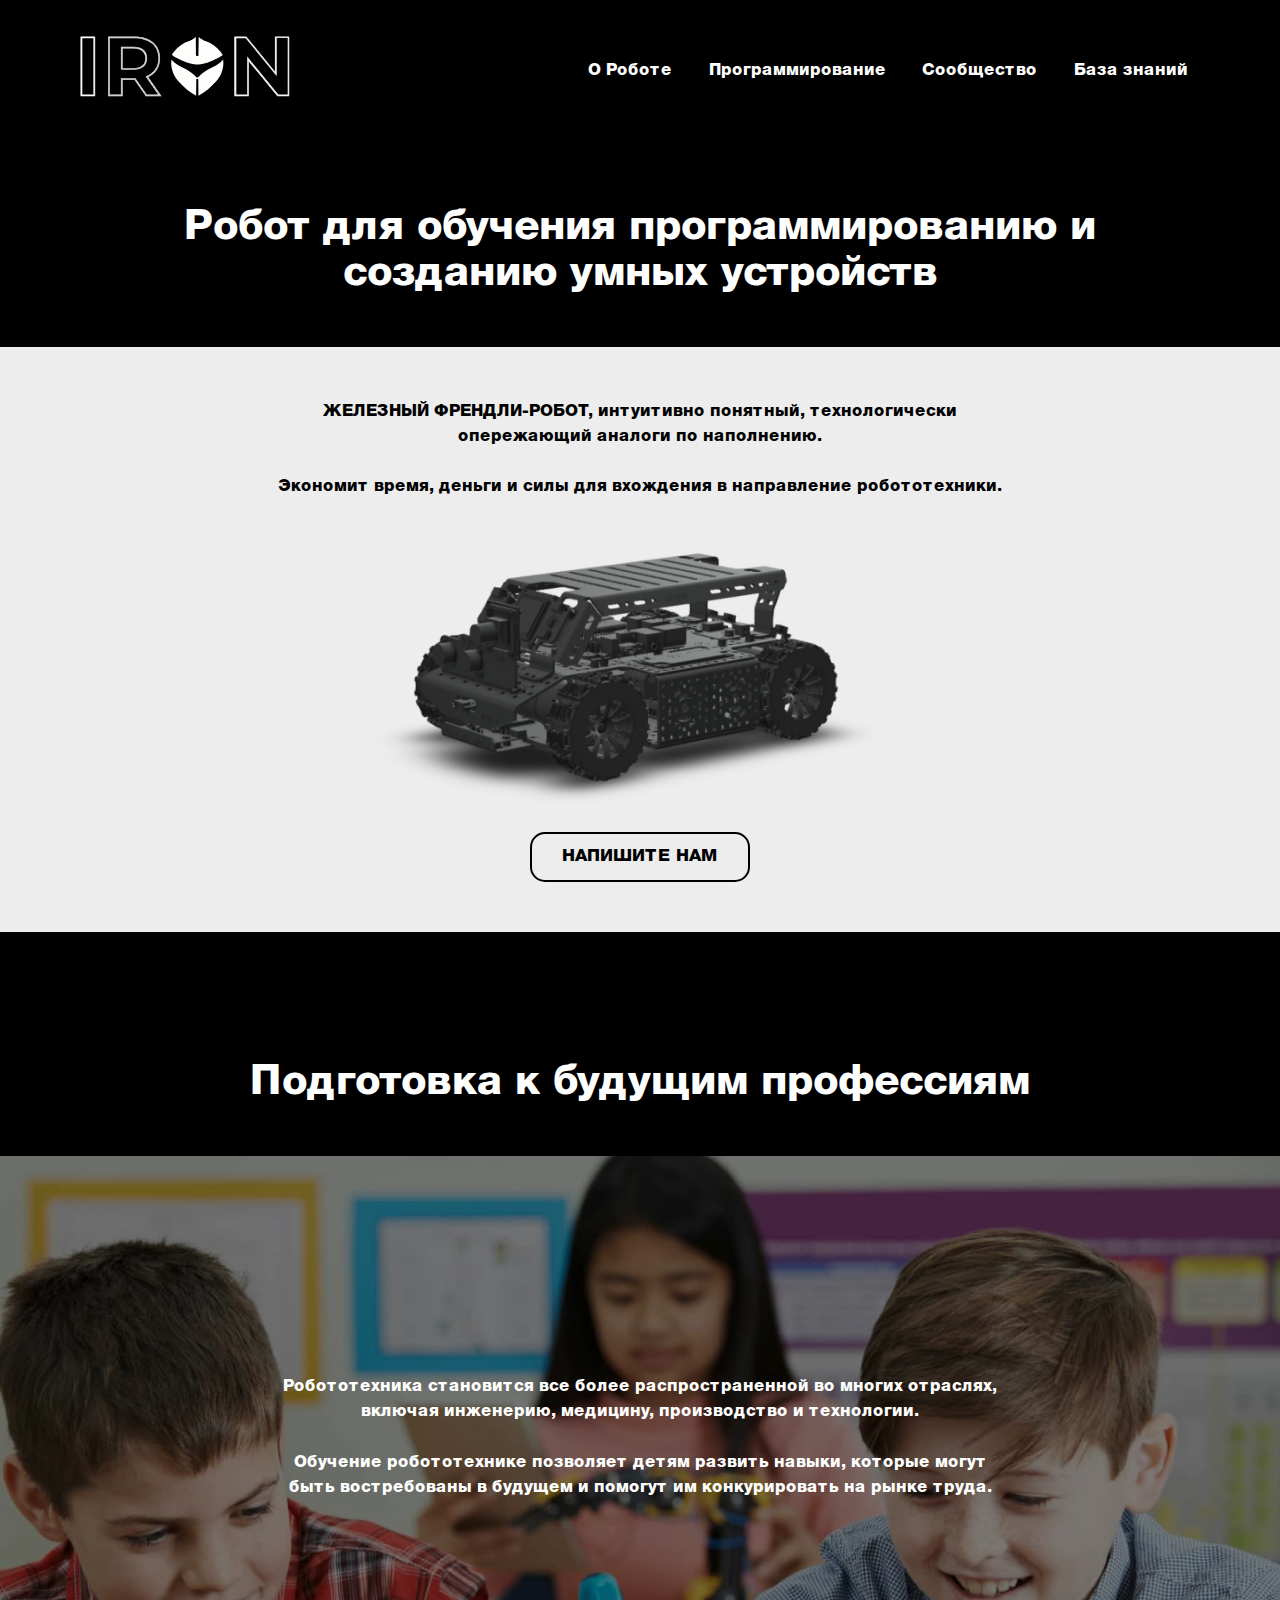
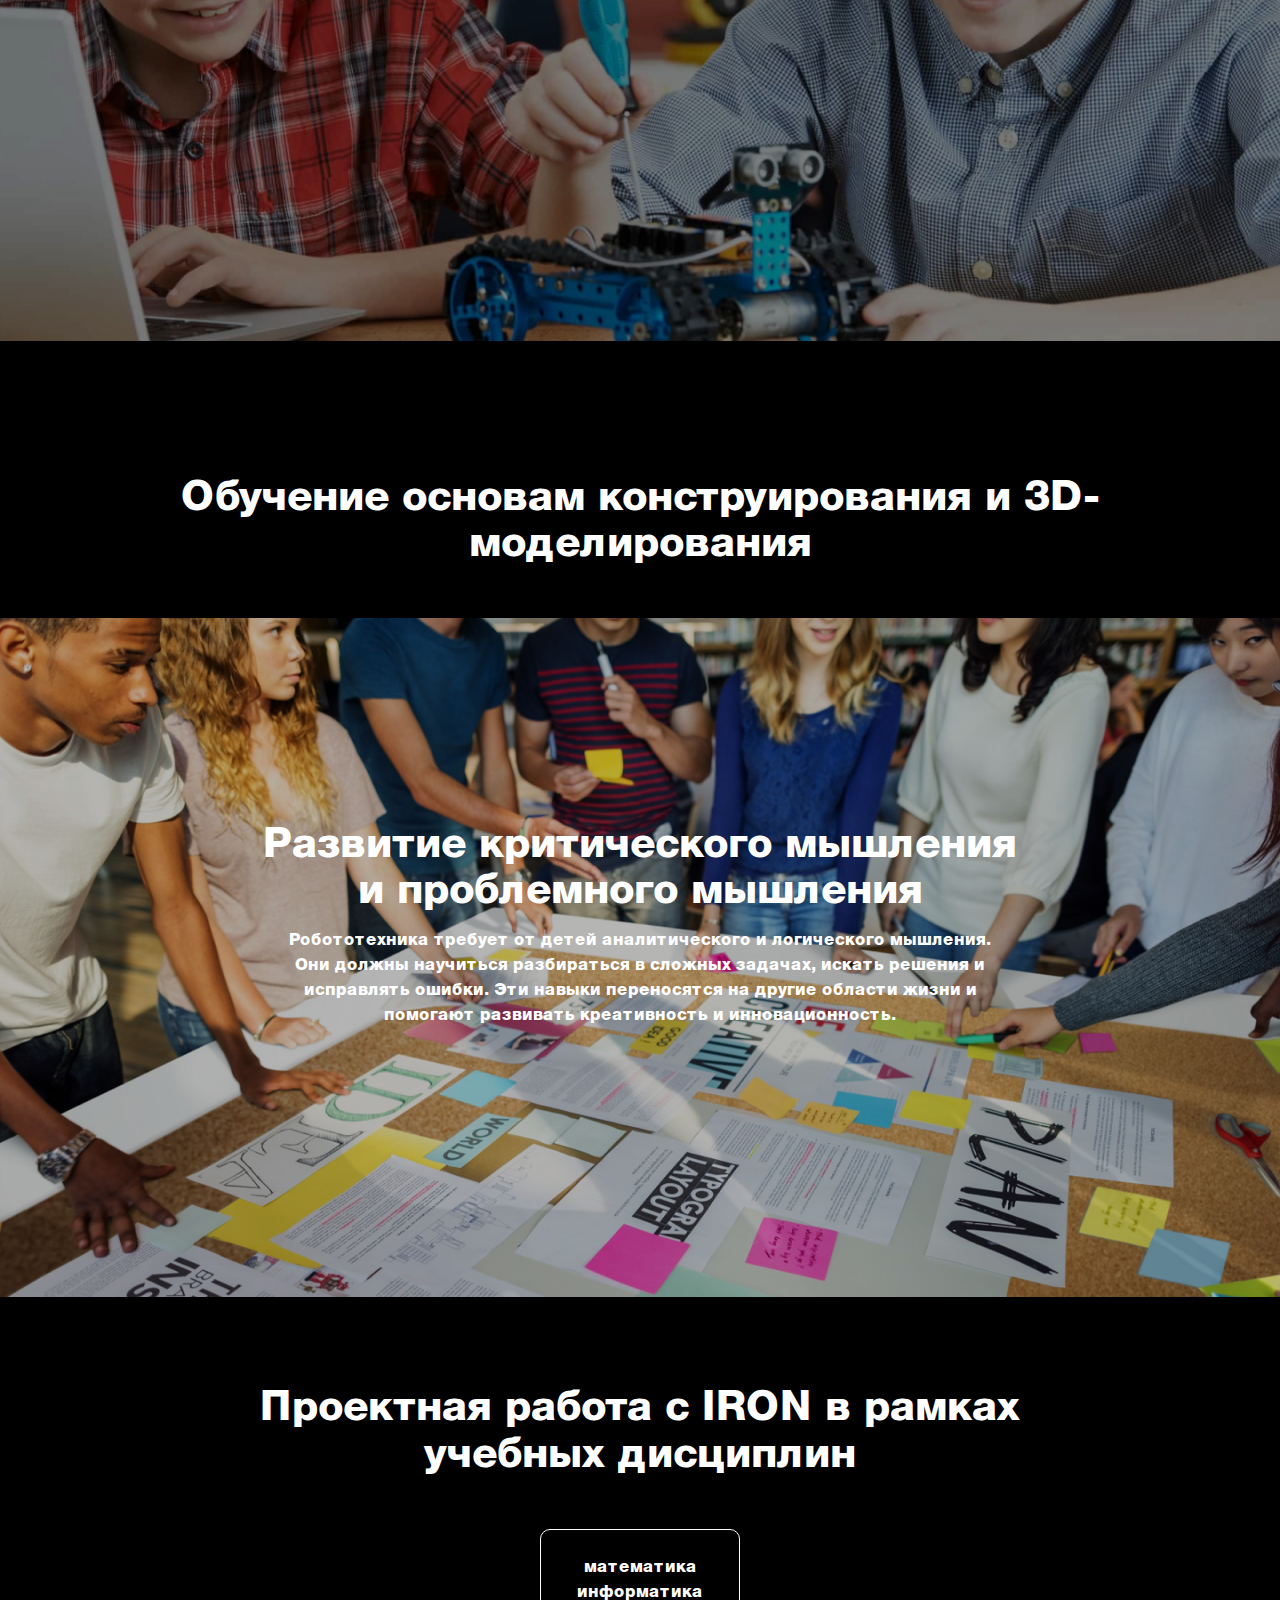
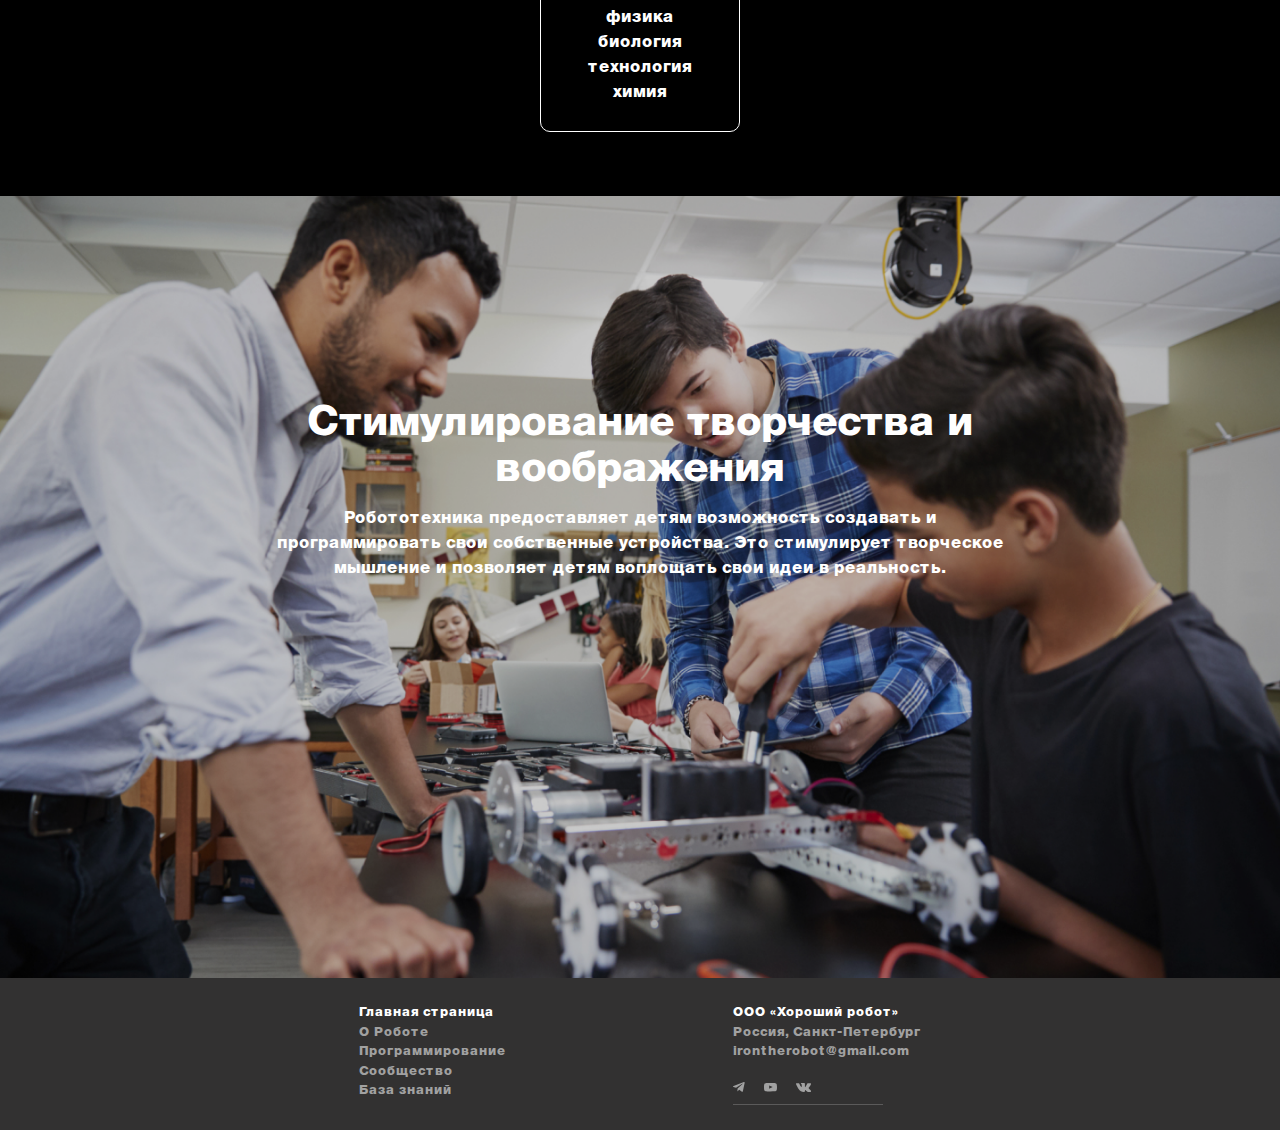
<file: index.html>
<!DOCTYPE html>
<html lang="ru">

<head>
  <meta charset="UTF-8" />
  <meta http-equiv="X-UA-Compatible" content="IE=edge" />
  <meta name="viewport" content="width=device-width, initial-scale=1.0" />
  <title>Iron Робот для обучения программированию</title>
  <link rel="shortcut icon" href="./assets/images/logo-icon.svg">
  <link rel="stylesheet" href="./styles/reset.css" />
  <link rel="stylesheet" href="./styles/styles.css" />
</head>

<body>
  <header class="header">
    <div class="header_black">
      <div class="header__container">
        <nav class="header__menu menu">
          <a href="./index.html"><img class="menu__logo logo" src="./assets/images/logowhite.svg" alt="логотип IRON" /></a>
          <ul class="menu__nav nav">
            <li class="nav__item">
              <a href="./robot.html" class="nav__link">О Роботе</a>
            </li>
            <li class="nav__item">
              <a href="./programming.html" class="nav__link">Программирование</a>
            </li>
            <li class="nav__item">
              <a href="./community.html" class="nav__link">Сообщество</a>
            </li>
            <li class="nav__item">
              <a href="./base.html" class="nav__link">База знаний</a>
            </li>
          </ul>
        </nav>
      </div>
    </div>
    <div class="hamburger-menu_bl">
      <input id="menu__toggle" type="checkbox" />
      <label class="menu__btn" for="menu__toggle">
        <span></span>
      </label>

      <ul class="menu__box">
        <li><a href="./index.html" class="menu__item"><img src="./assets/images/logoblack.svg" alt="logo"></a></li>
        <li><a href="./robot.html" class="menu__item">О Роботе</a></li>
        <li><a href="./programming.html" class="menu__item">Программирование</a></li>
        <li><a href="./community.html" class="menu__item">Сообщество</a></li>
        <li><a href="./base.html" class="menu__item">База знаний</a></li>
      </ul>
    </div>
  </header>

  <main class="main_black">
    
    <section class="headline">
      <h1 class="headline__title">
        Робот для обучения программированию и созданию умных устройств
      </h1>
      <div class="headline__banner">
        <div class="headline__container">          
          <div class="headline__content">
            <p class="headline__text">
              ЖЕЛЕЗНЫЙ ФРЕНДЛИ-РОБОТ, интуитивно понятный, технологически
              опережающий аналоги по наполнению.
            </p>
            <p class="headline__text">
              Экономит время, деньги и силы для вхождения в направление
              робототехники.
            </p>
            <a href="mailto:irontherobot@gmail.com" class="headline__button btn">НАПИШИТЕ НАМ</a>
          </div>
        </div>
    </div>
    </section>
    <section class="headline">
      <h2 class="headline__title">
        Подготовка к будущим профессиям
      </h2>
      <div class="headline__banner1">
        <div class="headline__container">          
          <div class="headline__content">
            <p class="headline__text">
              Робототехника становится все более распространенной 
              во многих отраслях, включая инженерию, медицину, производство и технологии.
            </p>
            <p class="headline__text">
              Обучение робототехнике позволяет детям развить навыки, которые могут быть 
              востребованы в будущем и помогут им конкурировать на рынке труда.
            </p>            
          </div>
        </div>
    </div>
    </section>

    <section class="headline">
      <h2 class="headline__title">
        Обучение основам конструирования 
        и 3D-моделирования 
      </h2>
      <div class="headline__banner2">
        <div class="headline__container">          
          <div class="headline__content">
            <h2>
              Развитие критического мышления 
              и проблемного мышления 
            </h2>
            <p class="headline__text">
              Робототехника требует от детей аналитического и логического мышления. 
              Они должны научиться разбираться в сложных задачах, искать решения и исправлять ошибки. 
              Эти навыки переносятся на другие области жизни и помогают развивать креативность и инновационность.
            </p>            
          </div>
        </div>
    </div>
    </section>

    <section class="headline">
      <h2 class="headline__title">
        Проектная работа с IRON 
        в рамках учебных дисциплин
      </h2>
      <div class="headline__wrapper">
        <div class="headline__container">          
          <div class="headline__content">
            <ul class="headline__list list">
              <li class="list__item">математика</li>
              <li class="list__item">информатика</li>
              <li class="list__item">физика</li>
              <li class="list__item">биология</li>
              <li class="list__item">технология</li>
              <li class="list__item">химия</li>
            </ul>
          </div>
        </div>
    </div>
    </section>

    <section class="headline">
      <div class="headline__banner3">
        <div class="headline__container">          
          <div class="headline__content">
            <h2>
              Стимулирование творчества 
              и воображения
            </h2>
            <p class="headline__text">
              Робототехника предоставляет детям возможность создавать и программировать свои собственные устройства. 
              Это стимулирует творческое мышление и позволяет детям воплощать свои идеи в реальность.
            </p>            
          </div>
        </div>
    </div>
    </section>
  
  </main>
  <footer>
    <div class="footer">

      <div class="footer_black">
        <div class="footer_navigation">
          <nav class="footer__menu">
            <ul class="footer__nav">
              <li class="footer__item-black">
                <a href="./index.html" class="nav__link">Главная страница</a>
              </li>
              <li class="footer__item">
                <a href="./robot.html" class="nav__link">О Роботе</a>
              </li>
              <li class="footer__item">
                <a href="./programming.html" class="nav__link">Программирование</a>
              </li>
              <li class="footer__item">
                <a href="./community.html" class="nav__link">Сообщество</a>
              </li>
              <li class="footer__item">
                <a href="./base.html" class="nav__link">База знаний</a>
              </li>
            </ul>
          </nav>
        </div>

        <div class="footer__connect connect">
          <p class="connect__item-black">
            ООО «Хороший робот»
          </p>
          <p class="connect__item">
            Россия, Санкт-Петербург
          </p>
          <p class="connect__item-mail">
            irontherobot@gmail.com
          </p>
          <div class="footer_network network">
            <div class="network">
              <a href="#" class="network__button "><img class="network" src="./assets/images/tg.svg" alt="tg"></a>
              <a href="#" class="network__button "><img class="network" src="./assets/images/youtube.svg"
                  alt="youtube"></a>
              <a href="#" class="network__button "><img class="network" src="./assets/images/vk.svg" alt="vk"></a>
            </div>

            <img class="network_line" src="./assets/images/line.svg" alt="line">

          </div>

        </div>
  </footer>
</body>

</html>
</file>
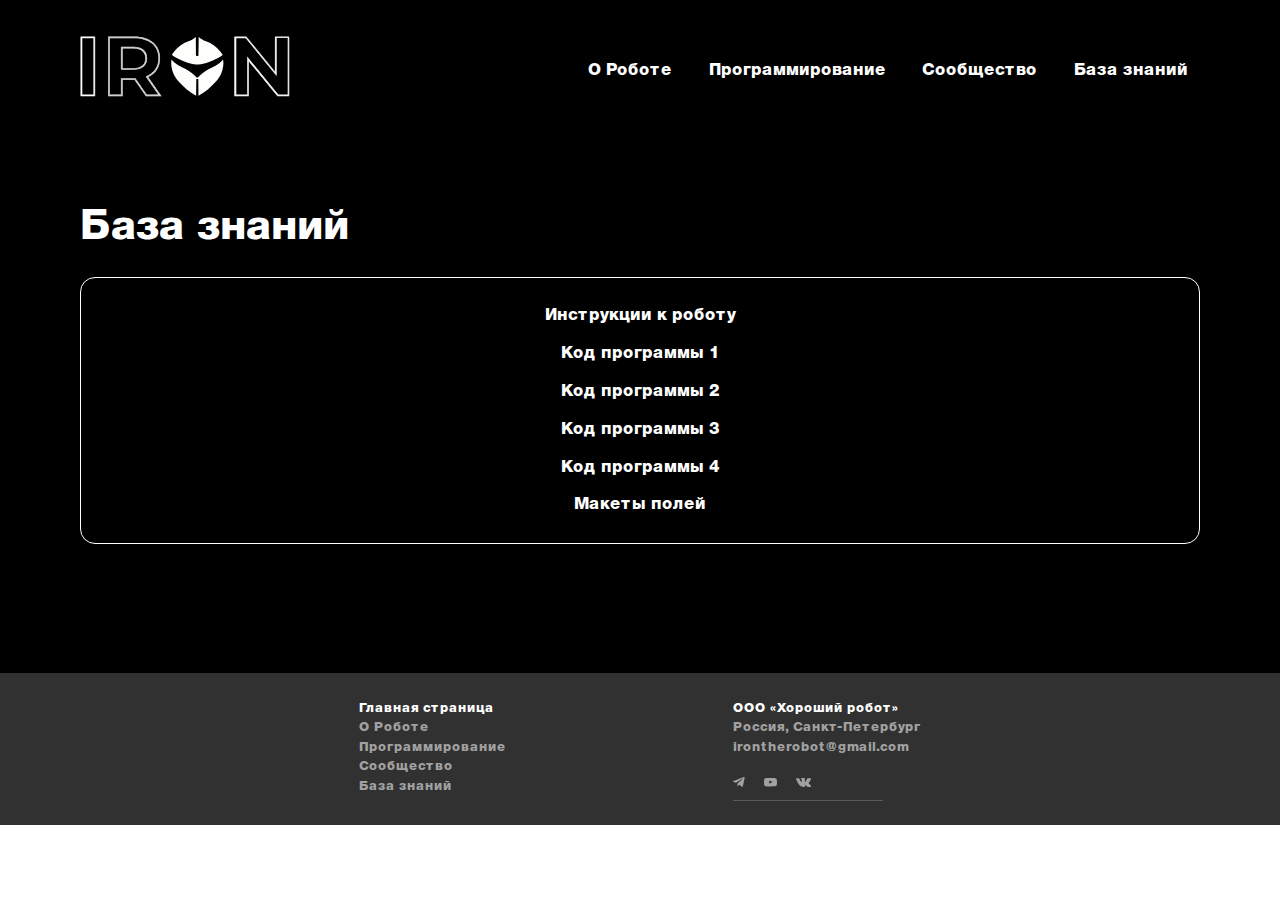
<file: base.html>
<!DOCTYPE html>
<html lang="ru">

<head>
  <meta charset="UTF-8" />
  <meta http-equiv="X-UA-Compatible" content="IE=edge" />
  <meta name="viewport" content="width=device-width, initial-scale=1.0" />
  <title>Iron База знаний</title>
  <link rel="shortcut icon" href="./assets/images/logo-icon.svg">
  <link rel="stylesheet" href="./styles/reset.css" />
  <link rel="stylesheet" href="./styles/styles.css" />
</head>

<body>
  <header class="header">
    <div class="header_black">
      <div class="header__container">
        <nav class="header__menu menu">
          <a href="./index.html"><img class="menu__logo logo" src="./assets/images/logowhite.svg" alt="логотип IRON" /></a>
          <ul class="menu__nav nav">
            <li class="nav__item">
              <a href="./robot.html" class="nav__link">О Роботе</a>
            </li>
            <li class="nav__item">
              <a href="./programming.html" class="nav__link">Программирование</a>
            </li>
            <li class="nav__item">
              <a href="./community.html" class="nav__link">Сообщество</a>
            </li>
            <li class="nav__item">
              <a href="./base.html" class="nav__link">База знаний</a>
            </li>
          </ul>
        </nav>
      </div>
    </div>
    <div class="hamburger-menu_bl">
      <input id="menu__toggle" type="checkbox" />
      <label class="menu__btn" for="menu__toggle">
        <span></span>
      </label>

      <ul class="menu__box">
        <li><a href="./index.html" class="menu__item"><img src="./assets/images/logoblack.svg" alt="logo"></a></li>
        <li><a href="./robot.html" class="menu__item">О Роботе</a></li>
        <li><a href="./programming.html" class="menu__item">Программирование</a></li>
        <li><a href="./community.html" class="menu__item">Сообщество</a></li>
        <li><a href="./base.html" class="menu__item">База знаний</a></li>
      </ul>
    </div>
  </header>

  <main class="main_black">
    <div class="base">
      <div class="base__container">
        <h1 class="base__title">База знаний</h1>
        <ul class="base__box box">
          <li class="box__item"><a href="#">Инструкции к роботу</a></li>
          <li class="box__item"><a href="#">Код программы 1</a></li>
          <li class="box__item"><a href="#">Код программы 2</a></li>
          <li class="box__item"><a href="#">Код программы 3</a></li>
          <li class="box__item"><a href="#">Код программы 4</a></li>
          <li class="box__item"><a href="#">Макеты полей</a></li>
        </ul>
      </div>
    </div>
  </main>

  <footer>
    <div class="footer">

      <div class="footer_black">
        <div class="footer_navigation">
          <nav class="footer__menu">
            <ul class="footer__nav">
              <li class="footer__item-black">
                <a href="./index.html" class="nav__link">Главная страница</a>
              </li>
              <li class="footer__item">
                <a href="./robot.html" class="nav__link">О Роботе</a>
              </li>
              <li class="footer__item">
                <a href="./programming.html" class="nav__link">Программирование</a>
              </li>
              <li class="footer__item">
                <a href="./community.html" class="nav__link">Сообщество</a>
              </li>
              <li class="footer__item">
                <a href="./base.html" class="nav__link">База знаний</a>
              </li>
            </ul>
          </nav>
        </div>

        <div class="footer__connect connect">
          <p class="connect__item-black">
            ООО «Хороший робот»
          </p>
          <p class="connect__item">
            Россия, Санкт-Петербург
          </p>
          <p class="connect__item-mail">
            irontherobot@gmail.com
          </p>
          <div class="footer_network network">
            <div class="network">
              <a href="#" class="network__button "><img class="network" src="./assets/images/tg.svg" alt="tg"></a>
              <a href="#" class="network__button "><img class="network" src="./assets/images/youtube.svg"
                  alt="youtube"></a>
              <a href="#" class="network__button "><img class="network" src="./assets/images/vk.svg" alt="vk"></a>
            </div>

            <img class="network_line" src="./assets/images/line.svg" alt="line">

          </div>

        </div>
  </footer>

</body>

</html>
</file>
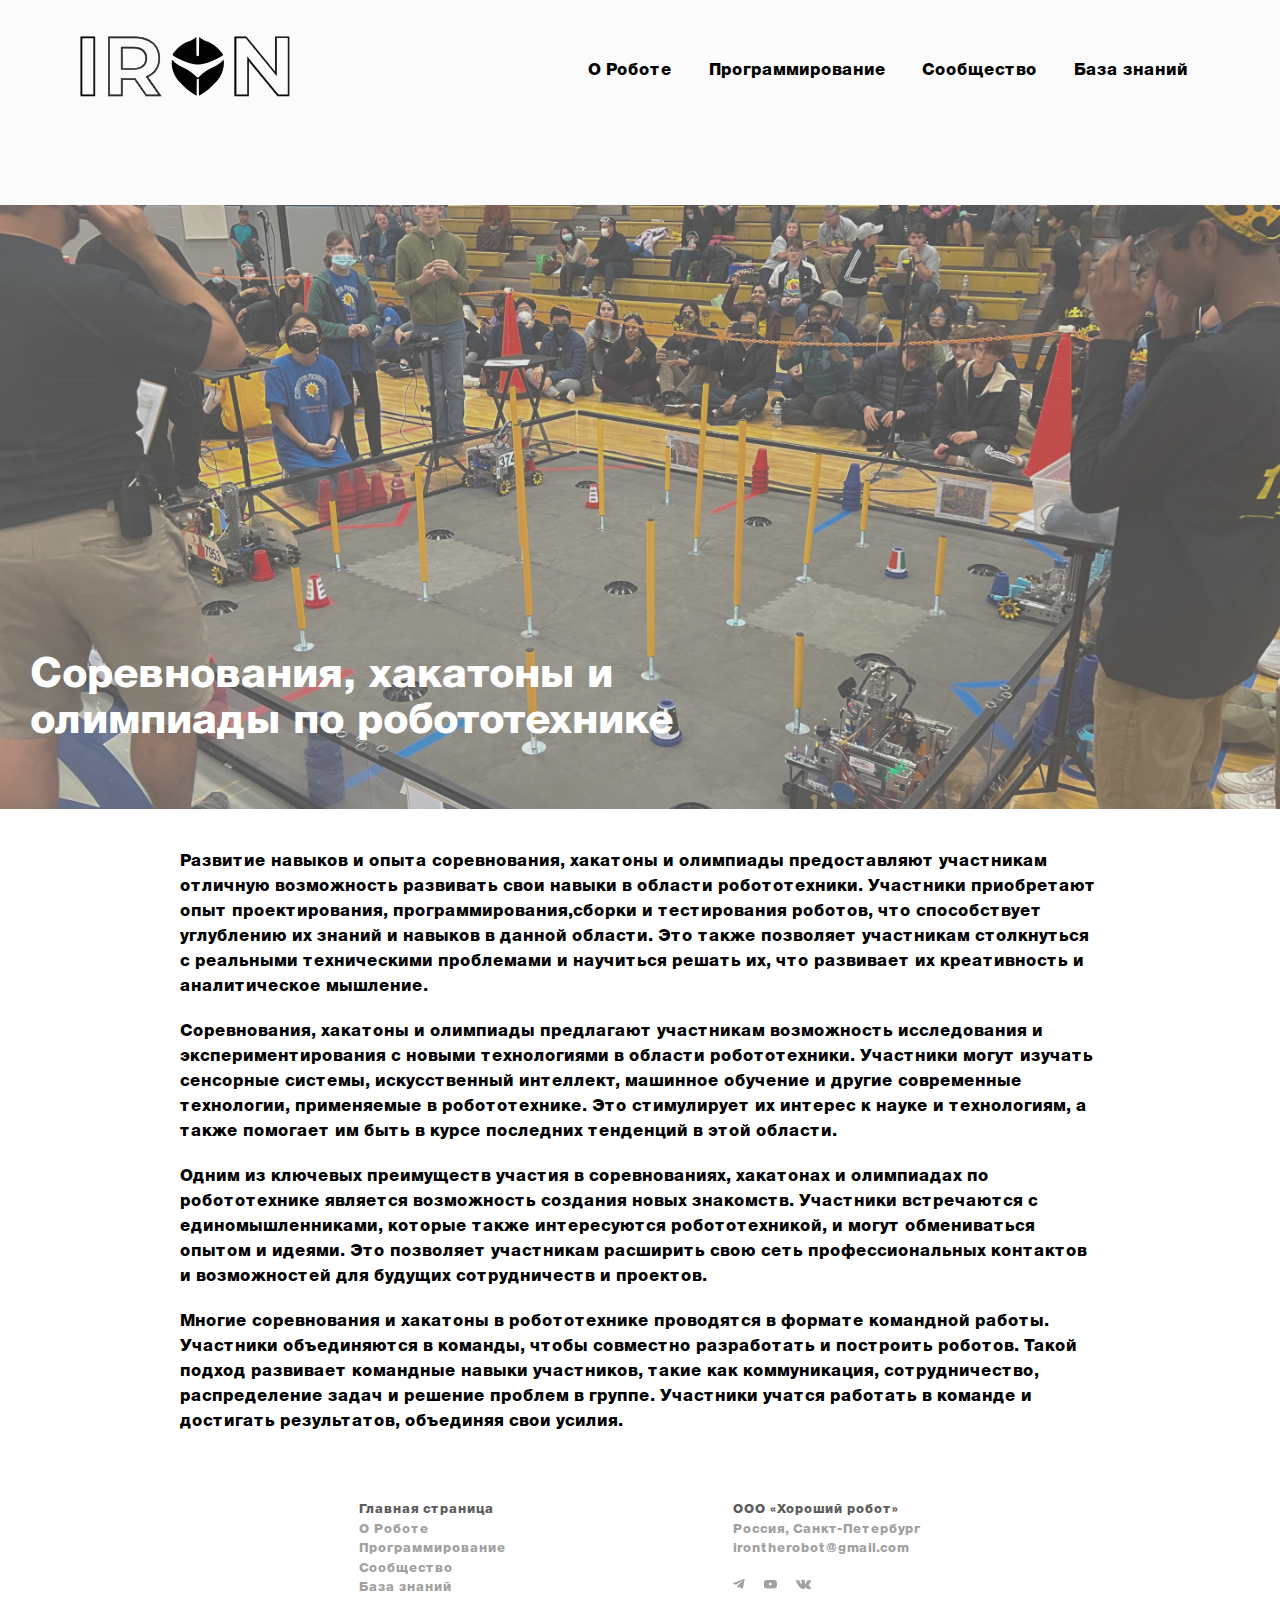
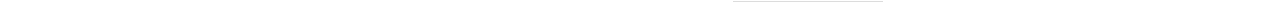
<file: community.html>
<!DOCTYPE html>
<html lang="ru">

<head>
  <meta charset="UTF-8" />
  <meta http-equiv="X-UA-Compatible" content="IE=edge" />
  <meta name="viewport" content="width=device-width, initial-scale=1.0" />
  <title>Iron Сообщество</title>
  <link rel="shortcut icon" href="./assets/images/logo-icon.svg">
  <link rel="stylesheet" href="./styles/reset.css" />
  <link rel="stylesheet" href="./styles/styles.css" />
</head>

<body>
  <header class="header">
    <div class="header_white">
      <div class="header__container">
        <nav class="header__menu menu">
          <a href="./index.html"><img class="menu__logo logo" src="./assets/images/logoblack.svg"
              alt="логотип IRON" /></a>
          <ul class="menu__nav nav">
            <li class="nav__item">
              <a href="./robot.html" class="nav__link">О Роботе</a>
            </li>
            <li class="nav__item">
              <a href="./programming.html" class="nav__link">Программирование</a>
            </li>
            <li class="nav__item">
              <a href="./community.html" class="nav__link">Сообщество</a>
            </li>
            <li class="nav__item">
              <a href="./base.html" class="nav__link">База знаний</a>
            </li>
          </ul>
        </nav>
      </div>
    </div>
    <div class="hamburger-menu_wh">
      <input id="menu__toggle" type="checkbox" />
      <label class="menu__btn" for="menu__toggle">
        <span></span>
      </label>

      <ul class="menu__box">
        <li><a href="./index.html" class="menu__item"><img src="./assets/images/logoblack.svg" alt="logo"></a></li>
        <li><a href="./robot.html" class="menu__item">О Роботе</a></li>
        <li><a href="./programming.html" class="menu__item">Программирование</a></li>
        <li><a href="./community.html" class="menu__item">Сообщество</a></li>
        <li><a href="./base.html" class="menu__item">База знаний</a></li>
      </ul>
    </div>
  </header>
  <section class="community">
    <div class="community__banner">
      <h4 class="community__title">Соревнования, хакатоны и олимпиады по робототехнике</h4>
    </div>
    <div class="community__container">
      <div class="community__subtitle subtitle">
        <p class="subtitle__text">
          Развитие навыков и опыта соревнования, хакатоны и олимпиады предоставляют участникам отличную возможность
          развивать свои навыки в области робототехники. Участники приобретают опыт проектирования,
          программирования,сборки и тестирования роботов, что способствует углублению их знаний и навыков в данной
          области. Это также позволяет участникам столкнуться с реальными техническими проблемами и научиться решать их,
          что развивает их креативность и аналитическое мышление.
        </p>
        <p class="subtitle__text">
          Соревнования, хакатоны и олимпиады предлагают участникам возможность исследования и экспериментирования с
          новыми
          технологиями в области робототехники. Участники могут изучать сенсорные системы, искусственный интеллект,
          машинное обучение и другие современные технологии, применяемые в робототехнике. Это стимулирует их интерес к
          науке и технологиям, а также помогает им быть в курсе последних тенденций в этой области.
        </p>
        <p class="subtitle__text">
          Одним из ключевых преимуществ участия в соревнованиях, хакатонах и олимпиадах по робототехнике является
          возможность создания новых знакомств. Участники встречаются с единомышленниками, которые также интересуются
          робототехникой, и могут обмениваться опытом и идеями. Это позволяет участникам расширить свою сеть
          профессиональных контактов и возможностей для будущих сотрудничеств и проектов.
        </p>
        <p class="subtitle__text">
          Многие соревнования и хакатоны в робототехнике проводятся в формате командной работы.
          Участники объединяются в команды, чтобы совместно разработать и построить роботов. Такой подход развивает
          командные навыки участников, такие как коммуникация, сотрудничество, распределение задач и решение проблем в
          группе. Участники учатся работать в команде и достигать результатов, объединяя свои усилия.
        </p>
      </div>
    </div>
  </section>
  <footer class="footer">
    <div class="footer_white">
      <div class="footer_navigation">
        <nav class="footer__menu">
          <ul class="footer__nav">
            <li class="footer__item-white">
              <a href="./index.html" class="nav__link">Главная страница</a>
            </li>
            <li class="footer__item">
              <a href="./robot.html" class="nav__link">О Роботе</a>
            </li>
            <li class="footer__item">
              <a href="./programming.html" class="nav__link">Программирование</a>
            </li>
            <li class="footer__item">
              <a href="./community.html" class="nav__link">Сообщество</a>
            </li>
            <li class="footer__item">
              <a href="./base.html" class="nav__link">База знаний</a>
            </li>
          </ul>
        </nav>
      </div>

      <div class="footer__connect connect">
        <p class="connect__item-white">
          ООО «Хороший робот»
        </p>
        <p class="connect__item">
          Россия, Санкт-Петербург
        </p>
        <p class="connect__item-mail">
          irontherobot@gmail.com
        </p>
        <div class="footer_network network">
          <div class="network">
            <a href="#" class="network__button "><img class="network" src="./assets/images/tg.svg" alt="tg"></a>
            <a href="#" class="network__button "><img class="network" src="./assets/images/youtube.svg"
                alt="youtube"></a>
            <a href="#" class="network__button "><img class="network" src="./assets/images/vk.svg" alt="vk"></a>
          </div>

          <img class="network_line" src="./assets/images/line.svg" alt="line">
        </div>
  </footer>
</body>

</html>
</file>
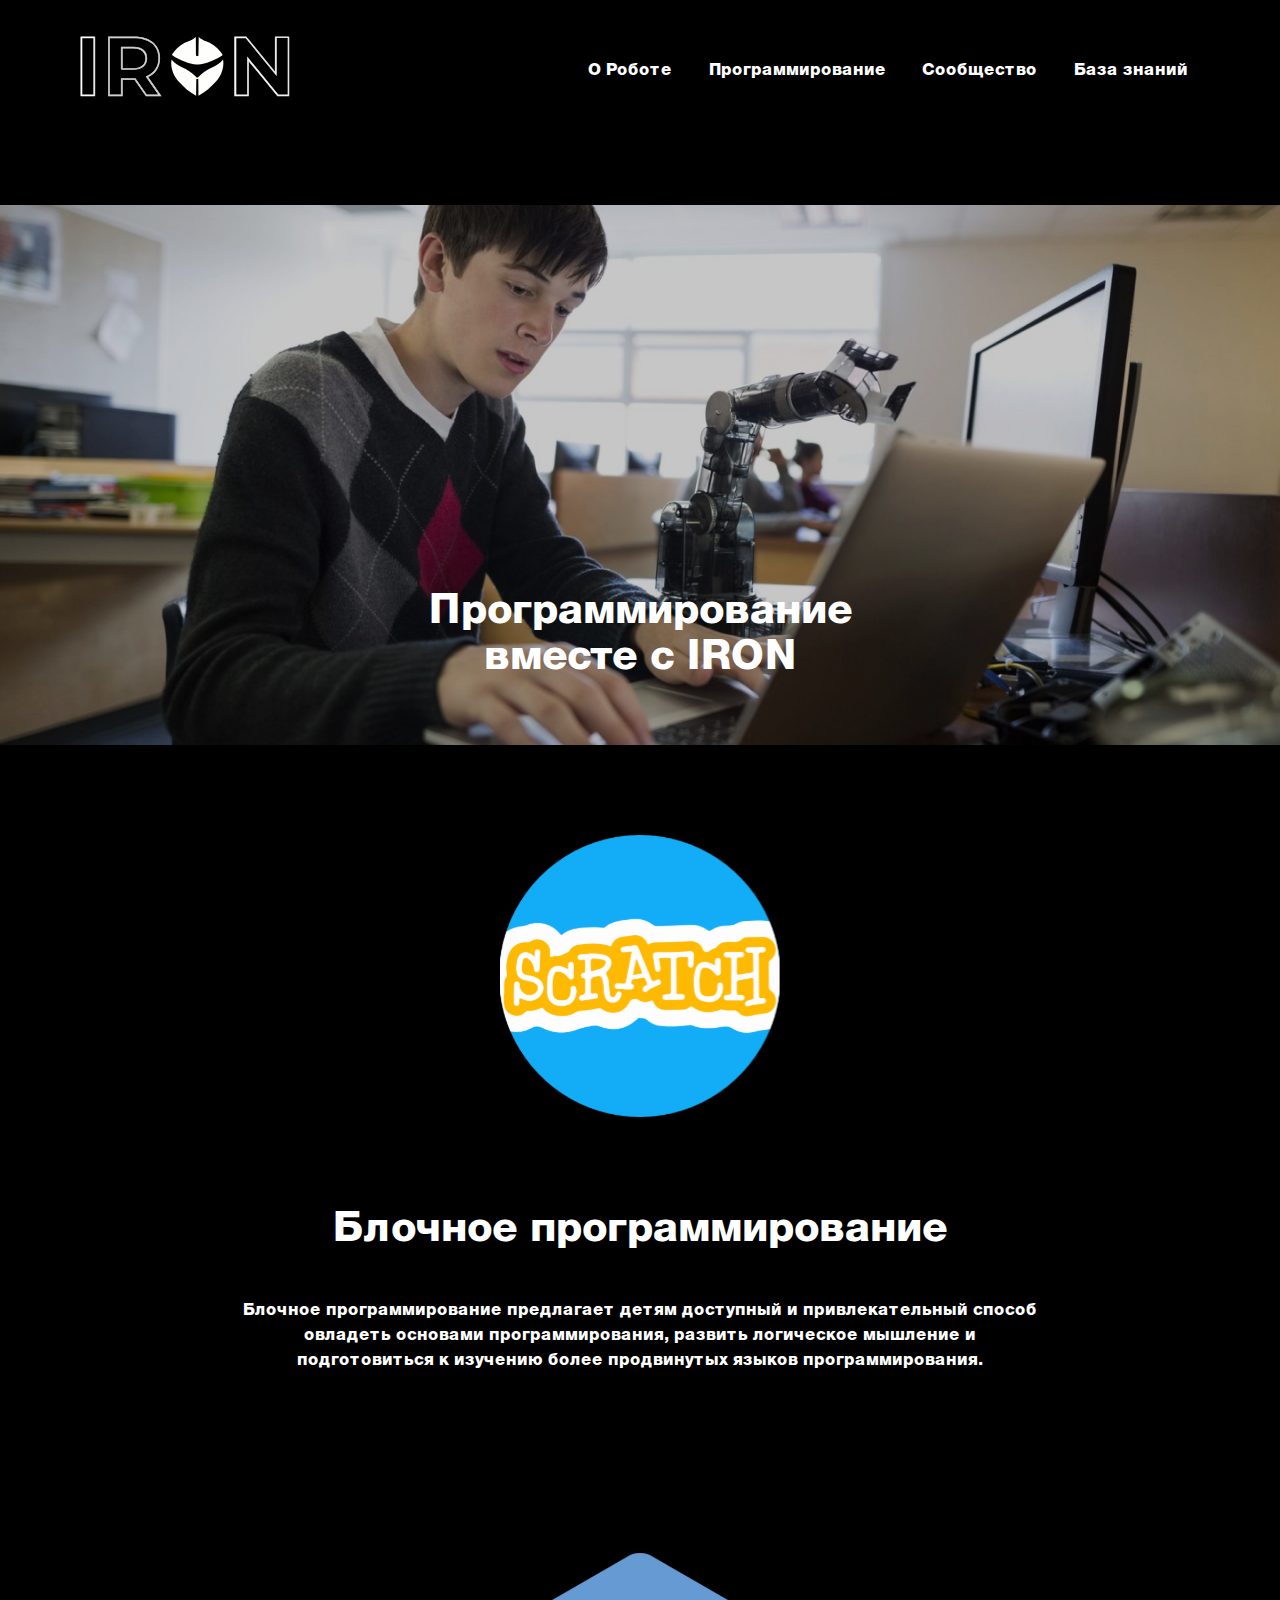
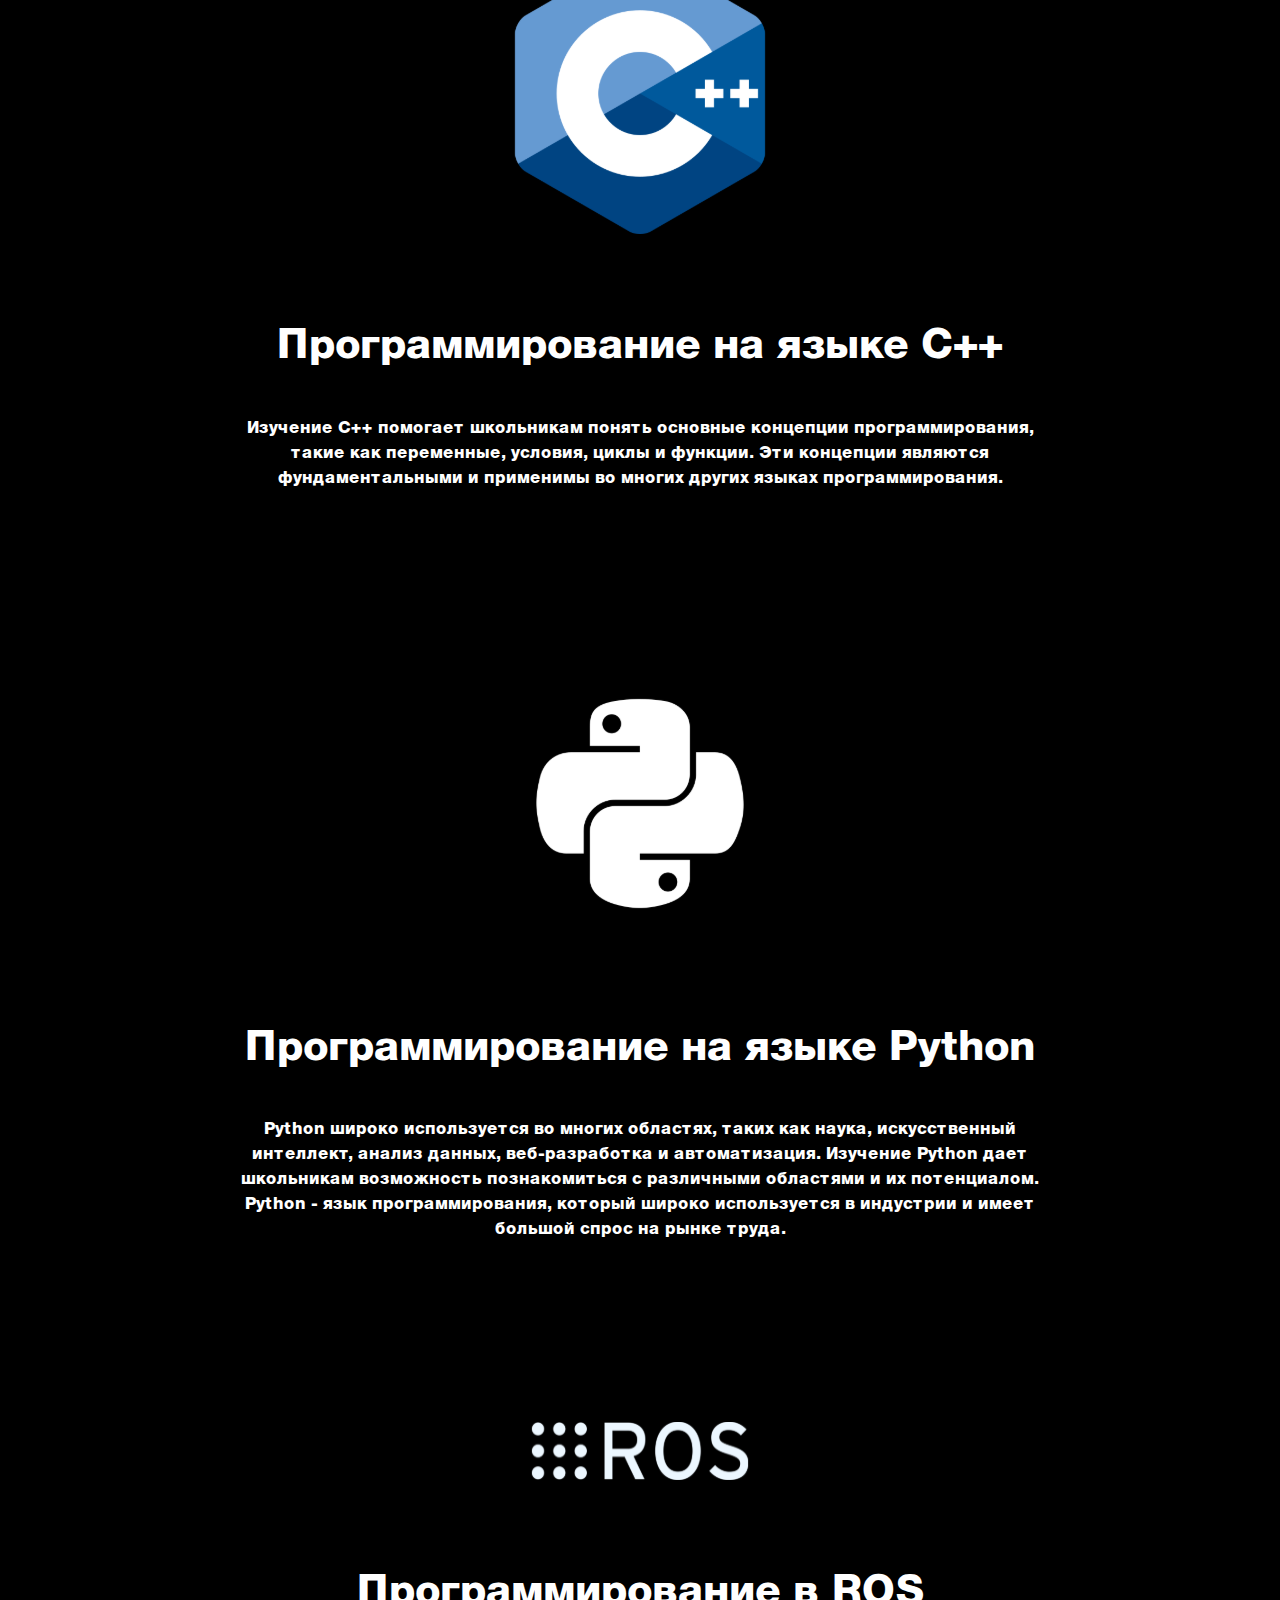
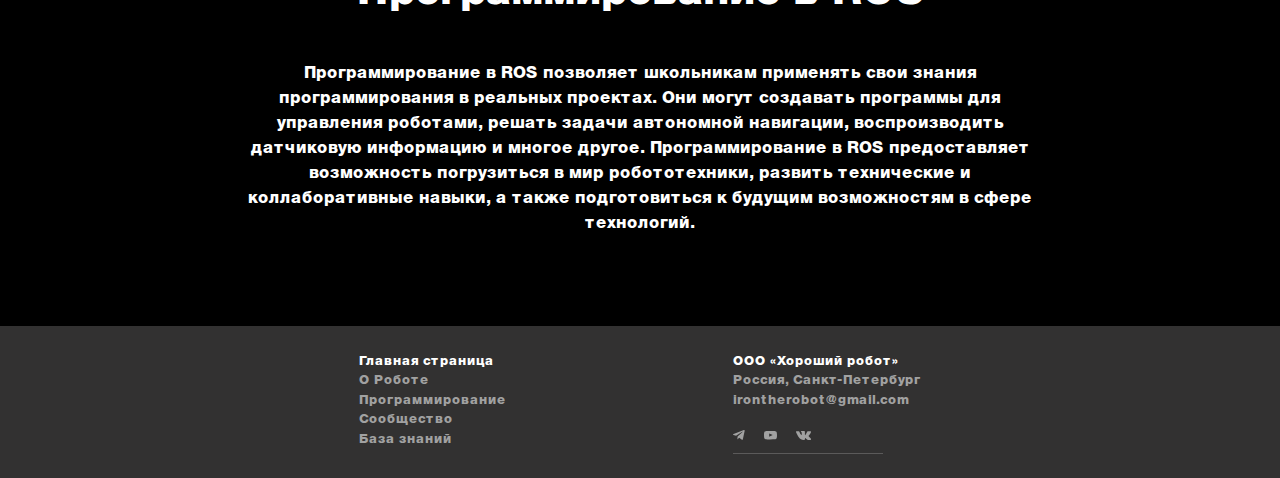
<file: programming.html>
<!DOCTYPE html>
<html lang="ru">

<head>
  <meta charset="UTF-8" />
  <meta http-equiv="X-UA-Compatible" content="IE=edge" />
  <meta name="viewport" content="width=device-width, initial-scale=1.0" />
  <title>Iron Программирование</title>
  <link rel="shortcut icon" href="./assets/images/logo-icon.svg">
  <link rel="stylesheet" href="./styles/reset.css" />
  <link rel="stylesheet" href="./styles/styles.css" />
</head>

<body>
  <header class="header">
    <div class="header_black">
      <div class="header__container">
        <nav class="header__menu menu">
          <a href="./index.html"><img class="menu__logo logo" src="./assets/images/logowhite.svg"
              alt="логотип IRON" /></a>
          <ul class="menu__nav nav">
            <li class="nav__item">
              <a href="./robot.html" class="nav__link">О Роботе</a>
            </li>
            <li class="nav__item">
              <a href="./programming.html" class="nav__link">Программирование</a>
            </li>
            <li class="nav__item">
              <a href="./community.html" class="nav__link">Сообщество</a>
            </li>
            <li class="nav__item">
              <a href="./base.html" class="nav__link">База знаний</a>
            </li>
          </ul>
        </nav>
      </div>
    </div>
    <div class="hamburger-menu_bl">
      <input id="menu__toggle" type="checkbox" />
      <label class="menu__btn" for="menu__toggle">
        <span></span>
      </label>

      <ul class="menu__box">
        <li><a href="./index.html" class="menu__item"><img src="./assets/images/logoblack.svg" alt="logo"></a></li>
        <li><a href="./robot.html" class="menu__item">О Роботе</a></li>
        <li><a href="./programming.html" class="menu__item">Программирование</a></li>
        <li><a href="./community.html" class="menu__item">Сообщество</a></li>
        <li><a href="./base.html" class="menu__item">База знаний</a></li>
      </ul>
    </div>
  </header>

  <main class="main_black">
    <div class="programming_mainphoto">
      <div class="programming_photo">
        <h1 class="programming_title">Программирование <br> вместе с IRON</h1>
      </div>
    </div>


    <section class="programming">
      <div class="programming_container">
        <div class="programming_option">
          <img class="programming_logo" src="./assets/images/scratch.svg" alt="logoscratch">
          <h2>Блочное программирование</h2>
          <p class="programming_text">Блочное программирование предлагает детям доступный и привлекательный способ
            овладеть основами программирования, развить логическое мышление и подготовиться к изучению более продвинутых
            языков
            программирования.</p>
        </div>
        <div class="programming_option">
          <img class="programming_logo" src="./assets/images/image6.svg" alt="logoscratch">
          <h2>Программирование на языке С++</h2>
          <p class="programming_text">Изучение C++ помогает школьникам понять основные концепции программирования, такие
            как переменные, условия, циклы и функции. Эти концепции являются фундаментальными и применимы во многих
            других
            языках программирования. </p>
        </div>

        <div class="programming_option">
          <img class="programming_logo" src="./assets/images/image1.svg" alt="logoscratch">
          <h2>Программирование на языке Python</h2>
          <p class="programming_text">Python широко используется во многих областях, таких как наука, искусственный
            интеллект, анализ данных, веб-разработка и автоматизация. Изучение Python дает школьникам возможность
            познакомиться с различными областями и их потенциалом. Python - язык программирования, который широко
            используется в индустрии и имеет большой спрос на рынке труда.</p>
        </div>

        <div class="programming_option">
          <img class="programming_logo" src="./assets/images/image3.svg" alt="logoscratch">
          <h2>Программирование в ROS </h2>
          <p class="programming_text">Программирование в ROS позволяет школьникам применять свои знания программирования
            в
            реальных проектах. Они могут создавать программы для управления роботами, решать задачи автономной
            навигации,
            воспроизводить датчиковую информацию и многое другое. Программирование в ROS предоставляет возможность
            погрузиться в мир робототехники, развить технические и коллаборативные навыки, а также подготовиться к
            будущим
            возможностям в сфере технологий. </p>
        </div>
      </div>
    </section>
  </main>

  <footer>
    <div class="footer">

      <div class="footer_black">
        <div class="footer_navigation">
          <nav class="footer__menu">
            <ul class="footer__nav">
              <li class="footer__item-black">
                <a href="./robot.html" class="nav__link">Главная страница</a>
              </li>
              <li class="footer__item">
                <a href="./robot.html" class="nav__link">О Роботе</a>
              </li>
              <li class="footer__item">
                <a href="./programming.html" class="nav__link">Программирование</a>
              </li>
              <li class="footer__item">
                <a href="./community.html" class="nav__link">Сообщество</a>
              </li>
              <li class="footer__item">
                <a href="./base.html" class="nav__link">База знаний</a>
              </li>
            </ul>
          </nav>
        </div>

        <div class="footer__connect connect">
          <p class="connect__item-black">
            ООО «Хороший робот»
          </p>
          <p class="connect__item">
            Россия, Санкт-Петербург
          </p>
          <p class="connect__item-mail">
            irontherobot@gmail.com
          </p>
          <div class="footer_network network">
            <div class="network">
              <a href="#" class="network__button "><img class="network" src="./assets/images/tg.svg" alt="tg"></a>
              <a href="#" class="network__button "><img class="network" src="./assets/images/youtube.svg"
                  alt="youtube"></a>
              <a href="#" class="network__button "><img class="network" src="./assets/images/vk.svg" alt="vk"></a>
            </div>

            <img class="network_line" src="./assets/images/line.svg" alt="line">

          </div>

        </div>
  </footer>

</body>

</html>
</file>
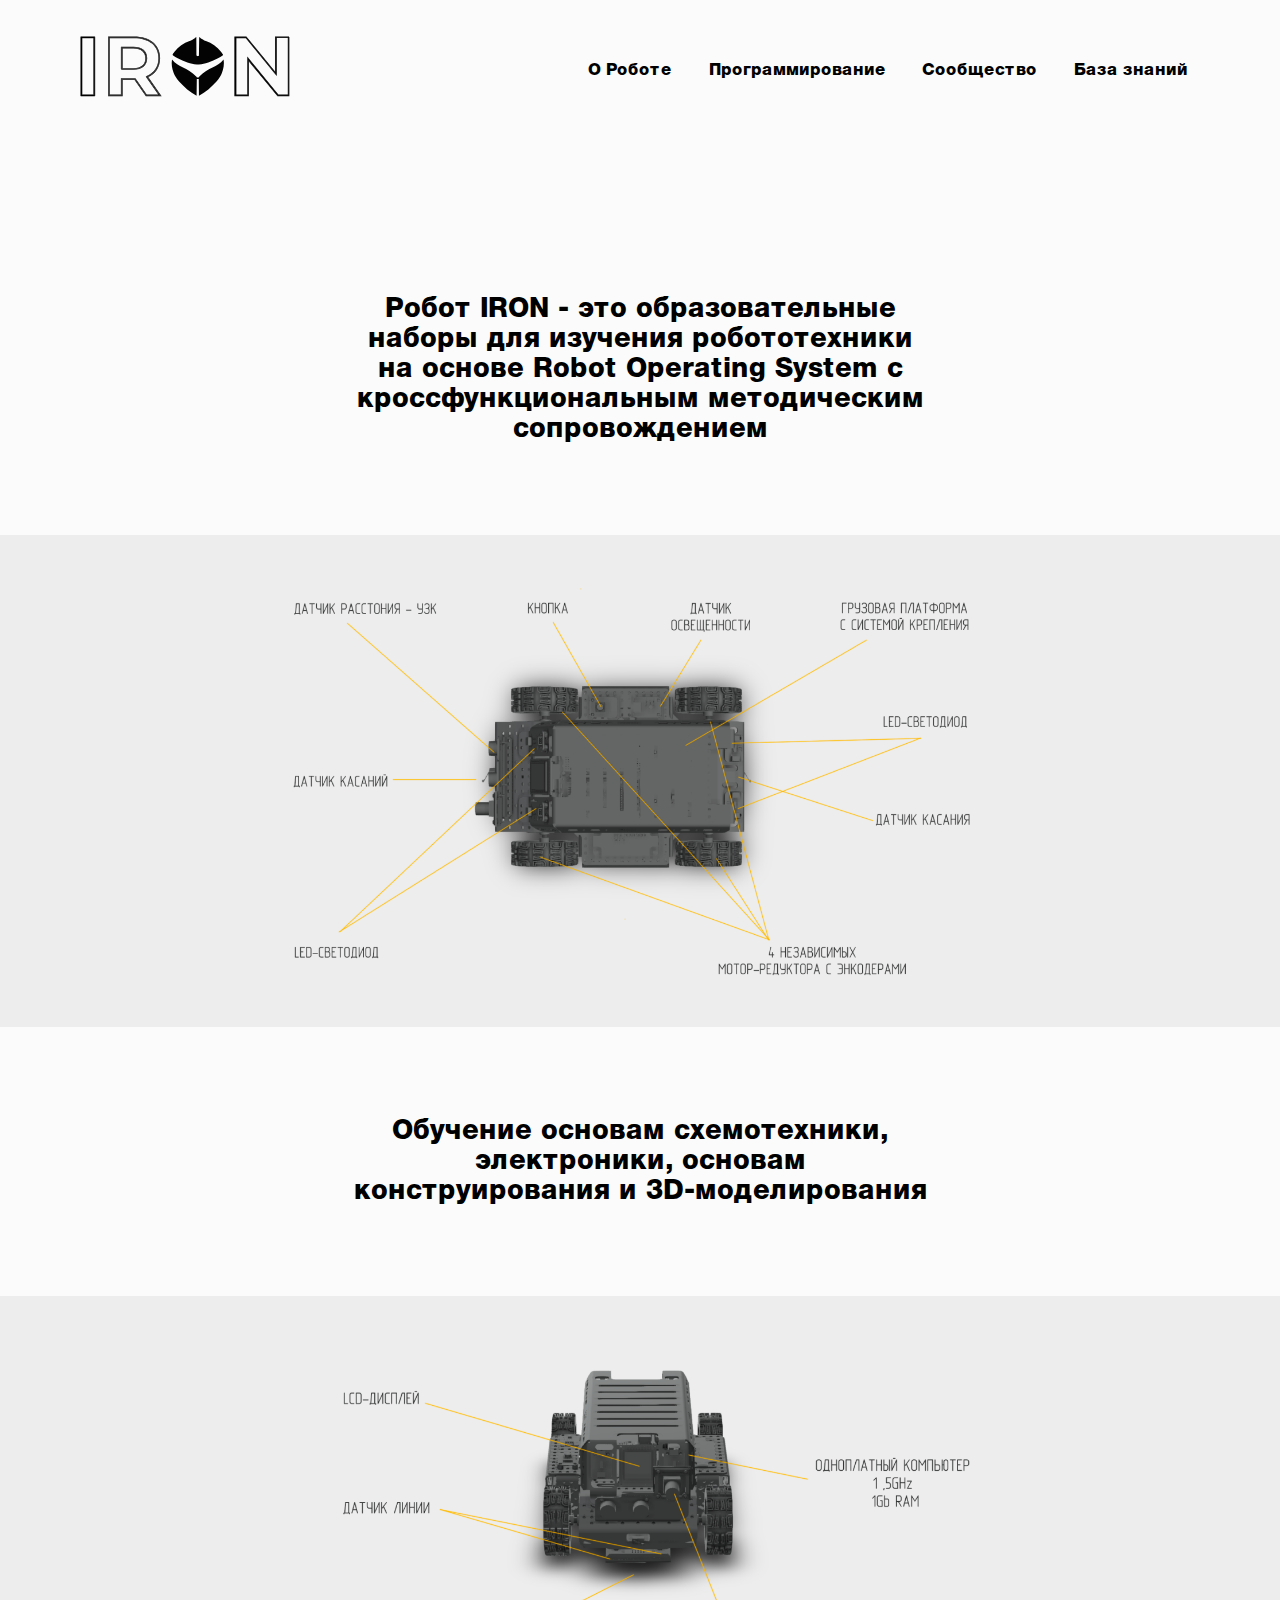
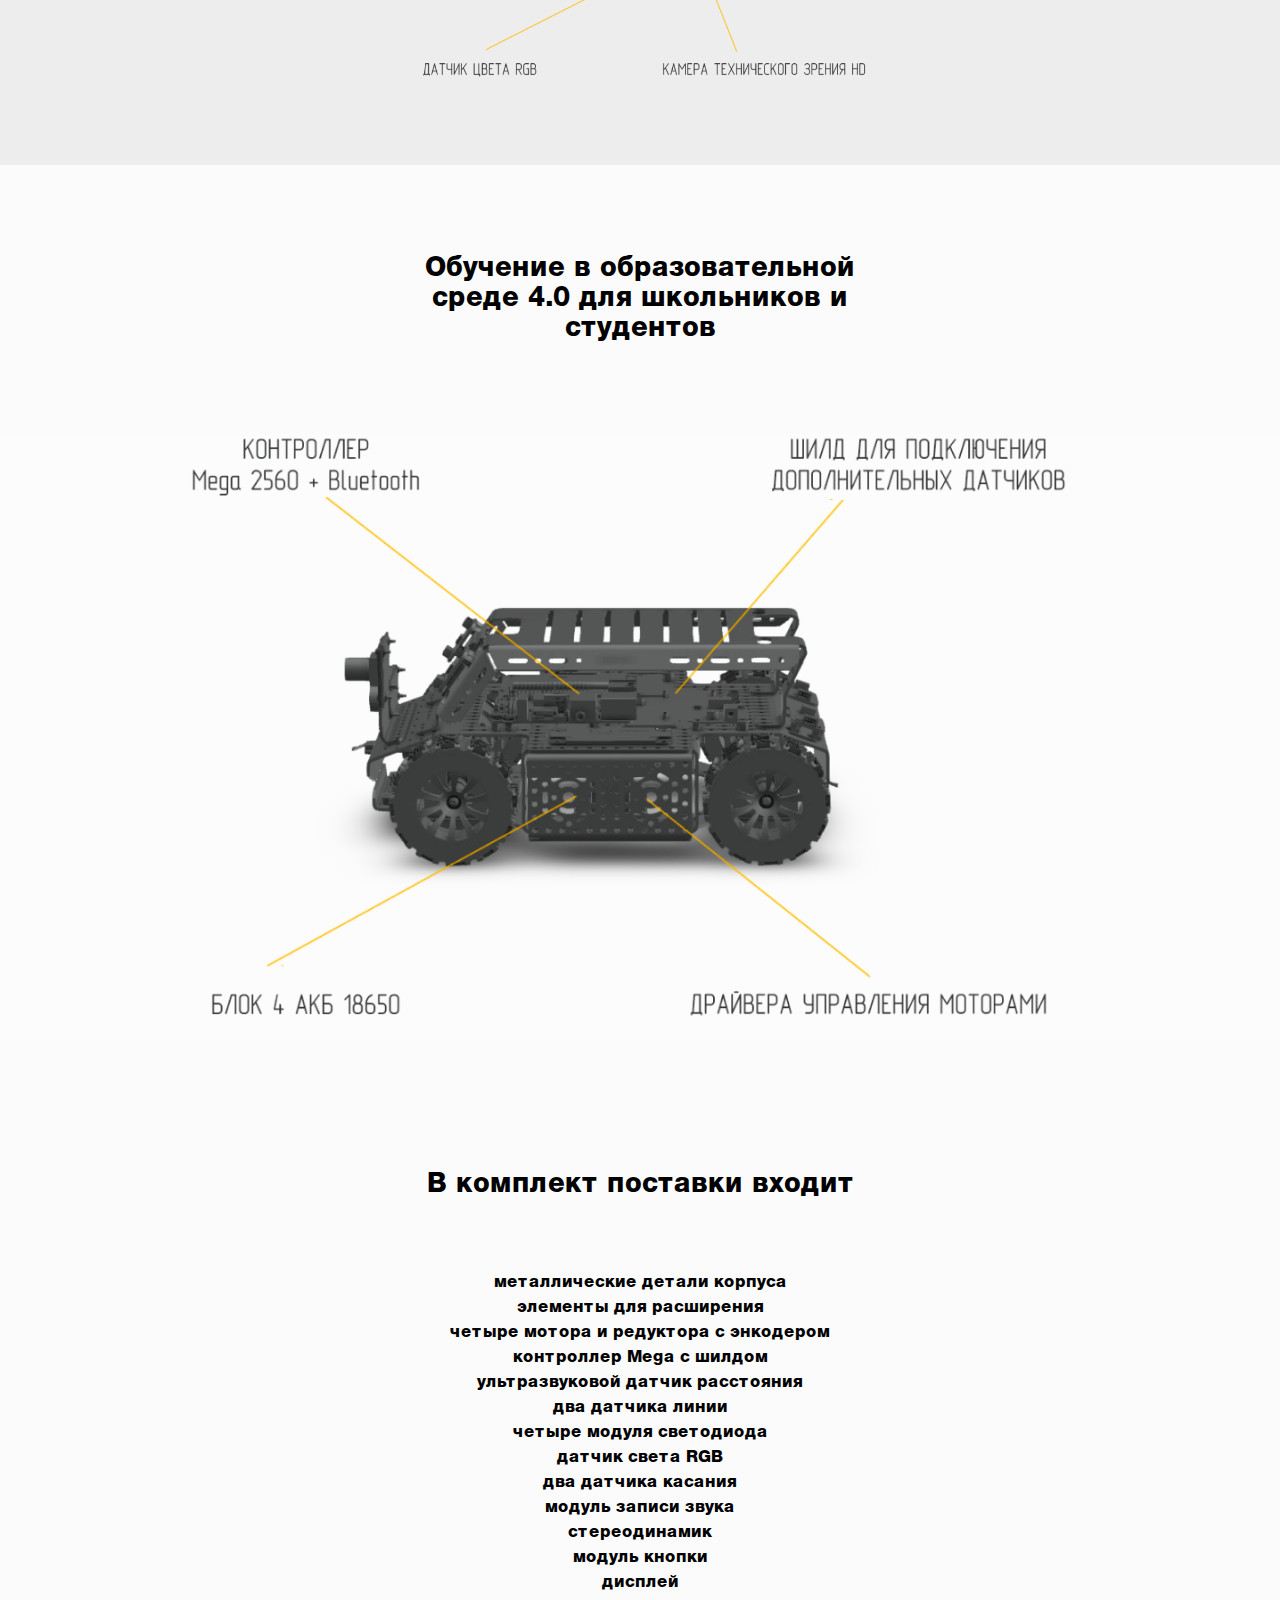
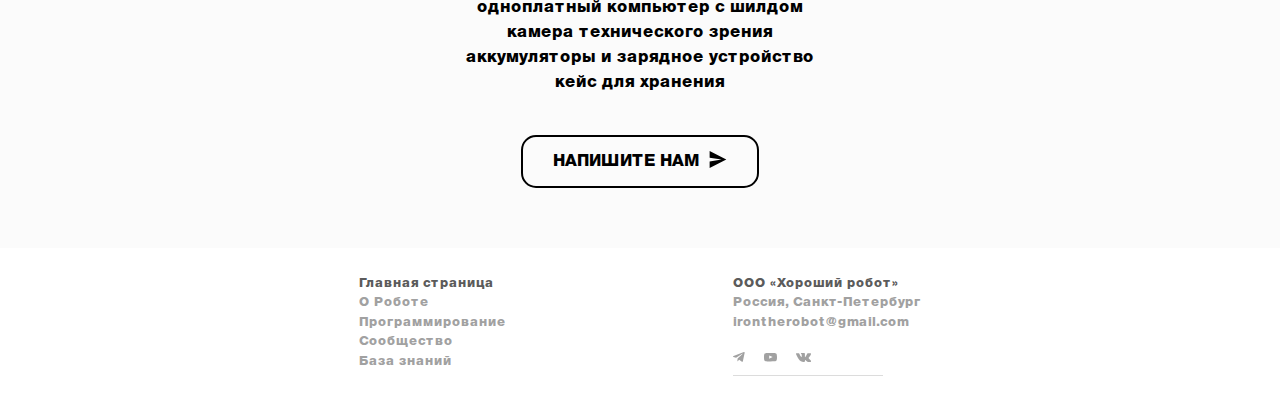
<file: robot.html>
<!DOCTYPE html>
<html lang="ru">

  <head>
    <meta charset="UTF-8" />
    <meta http-equiv="X-UA-Compatible" content="IE=edge" />
    <meta name="viewport" content="width=device-width, initial-scale=1.0" />
    <title>Iron Робот</title>
    <link rel="shortcut icon" href="./assets/images/logo-icon.svg">
    <link rel="stylesheet" href="./styles/reset.css" />
    <link rel="stylesheet" href="./styles/styles.css" />
  </head>
  <body>
    <header class="header">
      <div class="header_white">
        <div class="header__container">
          <nav class="header__menu menu">
            <a href="./index.html"><img class="menu__logo logo" src="./assets/images/logoblack.svg" alt="логотип IRON" /></a>
            <ul class="menu__nav nav">
              <li class="nav__item">
                <a href="./robot.html" class="nav__link">О Роботе</a>
              </li>
              <li class="nav__item">
                <a href="./programming.html" class="nav__link">Программирование</a>
              </li>
              <li class="nav__item">
                <a href="./community.html" class="nav__link">Сообщество</a>
              </li>
              <li class="nav__item">
                <a href="./base.html" class="nav__link">База знаний</a>
              </li>
            </ul>
          </nav>
        </div>
      </div>
      <div class="hamburger-menu_wh">
        <input id="menu__toggle" type="checkbox" />
        <label class="menu__btn" for="menu__toggle">
          <span></span>
        </label>
  
        <ul class="menu__box">
          <li><a href="./index.html" class="menu__item"><img src="./assets/images/logoblack.svg" alt="logo"></a></li>
          <li><a href="./robot.html" class="menu__item">О Роботе</a></li>
          <li><a href="./programming.html" class="menu__item">Программирование</a></li>
          <li><a href="./community.html" class="menu__item">Сообщество</a></li>
          <li><a href="./base.html" class="menu__item">База знаний</a></li>
        </ul>
      </div>
    </header>
    <main class="main-white">
      <section class="about">
      <h2 class="about__title title">Робот IRON - это образовательные наборы для изучения робототехники 
        на основе Robot Operating System с кроссфункциональным методическим сопровождением</h2>
      <img class="about__img robot-img" src="./assets/images/about-robot-1.png" alt="view-from-above"  />
    </section>
    <section class="about">
      <h2 class="about__title title">Обучение основам схемотехники, электроники,
        основам конструирования и 3D-моделирования</h2>
      <img class="about__img robot-img" src="./assets/images/about-robot-2.png" alt="front-view"  />
    </section>
    <section class="about">
      <h2 class="about__title study">Обучение в образовательной среде 4.0 
        для школьников и студентов</h2>
      <img class="about__img robot-img" src="./assets/images/about-robot-3.png" alt="side-view"  />
    </section>
    <section class="contents">
    <h2 class="contents__title contnt">В комплект поставки входит</h2>
    <div class="contents__item">металлические детали корпуса</div>
    <div class="contents__item">элементы для расширения</div>
    <div class="contents__item">четыре мотора и редуктора с энкодером</div>
    <div class="contents__item">контроллер Mega c шилдом</div>
    <div class="contents__item">ультразвуковой датчик расстояния</div>
    <div class="contents__item">два датчика линии</div>
    <div class="contents__item">четыре модуля светодиода</div>
    <div class="contents__item">датчик света RGB</div>
    <div class="contents__item">два датчика касания</div>
    <div class="contents__item">модуль записи звука</div>
    <div class="contents__item">стереодинамик</div>
    <div class="contents__item">модуль кнопки</div>
    <div class="contents__item">дисплей</div>
    <div class="contents__item">одноплатный компьютер с шилдом</div>
    <div class="contents__item">камера технического зрения</div>
    <div class="contents__item">аккумуляторы и зарядное устройство</div>
    <div class="contents__item">кейс для хранения</div>
    <a href="mailto:irontherobot@gmail.com" class="contents__button btn">НАПИШИТЕ НАМ<span><img class="contents__icon icon" src="./assets/images/send.svg" alt=""></span></a>
    </section>
    </main>
  
    <footer class="footer">
          <div class="footer_white">
        <div class="footer_navigation">
          <nav class="footer__menu">
            <ul class="footer__nav">
              <li class="footer__item-white">
                <a href="./index.html" class="nav__link">Главная страница</a>
              </li>
              <li class="footer__item">
                <a href="./robot.html" class="nav__link">О Роботе</a>
              </li>
              <li class="footer__item">
                <a href="./programming.html" class="nav__link">Программирование</a>
              </li>
              <li class="footer__item">
                <a href="./community.html" class="nav__link">Сообщество</a>
              </li>
              <li class="footer__item">
                <a href="./base.html" class="nav__link">База знаний</a>
              </li>
            </ul>
          </nav>
        </div>

        <div class="footer__connect connect">
          <p class="connect__item-white">
            ООО «Хороший робот»
          </p>
          <p class="connect__item">
            Россия, Санкт-Петербург
          </p>
          <p class="connect__item-mail">
            irontherobot@gmail.com
          </p>
          <div class="footer_network network">
            <div class="network">
              <a href="#" class="network__button "><img class="network" src="./assets/images/tg.svg" alt="tg"></a>
              <a href="#" class="network__button "><img class="network" src="./assets/images/youtube.svg"
                  alt="youtube"></a>
              <a href="#" class="network__button "><img class="network" src="./assets/images/vk.svg" alt="vk"></a>
            </div>

            <img class="network_line" src="./assets/images/line.svg" alt="line">

          </div>

      
    </footer>
  </body>
</html>
</file>
<file: styles/styles.css>
@font-face {
  font-family: "HelveticaNeueCyr";
  src: url("../assets/fonts/HelveticaNeueCyr-Heavy.ttf") format("truetype"), url("../assets/fonts/HelveticaNeueCyr-Heavy.woff") format("woff");
  font-weight: 900;
  font-style: normal;
}
@font-face {
  font-family: "HelveticaNeueCyr";
  src: url("../assets/fonts/HelveticaNeueCyr-Medium.ttf") format("truetype"), url("../assets/fonts/HelveticaNeueCyr-Medium.woff") format("woff");
  font-weight: 500;
  font-style: normal;
}
.community h4, .main_black h1,
.main_black h2 {
  font-family: "HelveticaNeueCyr";
  font-style: normal;
  font-weight: 900;
  font-size: calc(30px + 0.9375vw);
  line-height: 110%;
}

.contents .contnt, .about .study, .about .title {
  font-family: "HelveticaNeueCyr";
  font-style: normal;
  font-weight: 900;
  font-size: calc(18px + 0.7291666667vw);
  line-height: 110%;
}

.btn, .base__box, .community p, .contents .contents__item, .headline__list, .main_black p, .menu__item, .header__menu {
  font-family: "HelveticaNeueCyr";
  font-style: normal;
  font-weight: 550;
  font-size: calc(14px + 0.2083333333vw);
  line-height: 150%;
}

.footer {
  font-family: "HelveticaNeueCyr";
  font-style: normal;
  font-weight: 550;
  font-size: 13px;
  line-height: 150%;
}

.main_black, .hamburger-menu_bl, .header_black {
  background-color: black;
  color: white;
}

.main-white, .hamburger-menu_wh, .header_white {
  background-color: #FBFBFB;
  color: black;
}

.header__container {
  width: 90%;
  margin: 0 auto;
}
@media (min-width: 768px) {
  .header__container {
    max-width: 1160px;
    width: 100%;
    padding: 0 20px;
  }
}
.header__menu {
  display: flex;
  justify-content: center;
  padding: 36px 0 100px 0;
}
@media (min-width: 768px) {
  .header__menu {
    justify-content: space-between;
    gap: 20px;
  }
}
.header__menu .logo:hover {
  transform: scale(1.05);
}
.header__menu .nav {
  display: none;
}
@media (min-width: 768px) {
  .header__menu .nav {
    width: 624px;
    display: flex;
    justify-content: space-between;
    align-items: center;
  }
}
.header__menu .nav__item {
  border: 2px solid transparent;
  border-radius: 15px;
  padding: 10px;
}
.header__menu .nav__item:hover {
  border: 2px solid;
}

#menu__toggle {
  opacity: 0;
}

#menu__toggle:checked ~ .menu__btn > span {
  transform: rotate(45deg);
}

#menu__toggle:checked ~ .menu__btn > span::before {
  top: 0;
  transform: rotate(0);
}

#menu__toggle:checked ~ .menu__btn > span::after {
  top: 0;
  transform: rotate(90deg);
}

#menu__toggle:checked ~ .menu__box {
  visibility: visible;
  left: 0;
}

.menu__btn {
  display: flex;
  align-items: center;
  position: fixed;
  top: 20px;
  left: 20px;
  width: 26px;
  height: 26px;
  cursor: pointer;
  z-index: 1;
}

.menu__btn > span,
.menu__btn > span::before,
.menu__btn > span::after {
  display: block;
  position: absolute;
  width: 100%;
  height: 2px;
  background-color: #616161;
  transition-duration: 0.25s;
}

.menu__btn > span::before {
  content: "";
  top: -8px;
}

.menu__btn > span::after {
  content: "";
  top: 8px;
}

.menu__box {
  display: flex;
  flex-direction: column;
  align-items: center;
  justify-content: space-around;
  position: fixed;
  visibility: hidden;
  top: 0;
  left: -100%;
  max-width: 768px;
  width: 100%;
  height: 100%;
  margin: 0;
  padding: 80px 0;
  background-color: #FBFBFB;
  box-shadow: 1px 0px 6px rgba(0, 0, 0, 0.2);
  transition-duration: 0.25s;
}

.menu__item {
  display: block;
  padding: 12px 24px;
  color: #333;
  text-decoration: none;
  transition-duration: 0.25s;
}
.menu__item:hover {
  color: black;
  transform: scale(1.05);
}

@media (min-width: 768px) {
  .hamburger-menu_bl {
    display: none;
  }
}

@media (min-width: 768px) {
  .hamburger-menu_wh {
    display: none;
  }
}

.headline__title {
  width: 90%;
  margin: 0 auto;
  text-align: center;
}
@media (min-width: 768px) {
  .headline__title {
    max-width: 960px;
    width: 100%;
    padding: 0 20px;
  }
}

.headline__container {
  width: 80%;
  margin: 0 auto;
  text-align: center;
}
@media (min-width: 768px) {
  .headline__container {
    max-width: 800px;
    width: 100%;
    padding: 0 20px;
  }
}

.headline__title {
  padding-bottom: 50px;
}
.headline__banner {
  padding-top: 3vw;
  padding-bottom: 50px;
  margin-bottom: 10vw;
  color: black;
  background-image: url("../assets/images/robot1.png");
  background-size: cover;
  background-position: center;
  max-width: 100vw;
}
.headline__banner1 {
  padding-top: 16vw;
  padding-bottom: 34vw;
  margin-bottom: 10vw;
  color: white;
  background-image: url("../assets/images/title-1.png");
  background-size: cover;
  background-position: center;
  max-width: 100vw;
}
.headline__banner2 {
  padding-top: 16vw;
  padding-bottom: 20vw;
  margin-bottom: 7vw;
  color: white;
  background-image: url("../assets/images/title-2.png");
  background-size: cover;
  background-position: center;
  max-width: 100vw;
}
.headline__banner3 {
  padding-top: 16vw;
  padding-bottom: 30vw;
  color: white;
  background-image: url("../assets/images/title-3.png");
  background-size: cover;
  background-position: center;
  max-width: 100vw;
}
.headline__wrapper {
  border: 1px solid;
  border-radius: 10px;
  max-width: 200px;
  margin: 0 auto;
  padding: 2vw;
  margin-bottom: 5vw;
}
.headline__content {
  display: flex;
  flex-direction: column;
  align-items: center;
}
.headline__button {
  max-width: 220px;
  font-size: 17.5px;
  width: 100%;
  margin-top: 30vh;
}
@media (min-width: 768px) {
  .headline__button {
    margin-top: 320px;
  }
}
.headline__button:hover {
  box-shadow: 0 0 25px 25px whitesmoke inset, 0 0 10px 10px white;
  transition: all 150ms ease-in-out;
}
.headline__text {
  padding: 1vw;
}

.about {
  display: flex;
  flex-direction: column;
  justify-content: center;
  align-items: center;
  text-align: center;
}
.about .title {
  margin-top: 7%;
  margin-bottom: 7%;
  max-width: 45%;
}
.about .study {
  margin-top: 7%;
  margin-bottom: 7%;
  max-width: 40%;
}

.contents {
  display: flex;
  flex-direction: column;
  justify-content: center;
  align-items: center;
  text-align: center;
}
.contents .contnt {
  margin-top: 130px;
  margin-bottom: 70px;
  max-width: 60%;
}
.contents__button {
  margin-top: 40px;
  margin-bottom: 60px;
}

.robot-img {
  max-width: 100vw;
}

.programming_photo {
  background-image: url("../assets/images/prog_ph.png");
  background-size: cover;
  padding-top: 30vw;
  padding-bottom: 5vw;
  text-align: center;
}

.programming_container {
  display: grid;
  justify-items: center;
}

.programming_option {
  width: 90%;
  margin: 5vh auto;
  text-align: center;
}
@media (min-width: 768px) {
  .programming_option {
    display: grid;
    max-width: 800px;
    justify-items: center;
    text-align: center;
    gap: 5vh;
    margin: 10vh 0 10vh 0;
  }
}

.programming_logo {
  width: 35%;
  padding-bottom: 5vh;
}

.community__banner {
  background-image: url("../assets/images/community.png");
  background-size: cover;
  padding-top: 35vw;
  padding-bottom: 5vw;
}
.community h4 {
  color: #FFFFFF;
  max-width: 800px;
  padding-left: 30px;
}
.community__container {
  width: 90%;
  margin: 0 auto;
  text-align: start;
}
@media (min-width: 768px) {
  .community__container {
    max-width: 960px;
    width: 100%;
    padding: 40px 20px;
  }
}
.community__subtitle {
  display: flex;
  flex-direction: column;
  text-align: start;
  gap: 20px;
}

.base {
  min-height: 52vh;
}
.base__container {
  width: 90%;
  margin: 0 auto;
}
@media (min-width: 768px) {
  .base__container {
    max-width: 1160px;
    width: 100%;
    padding: 0 20px;
  }
}
.base__box {
  display: flex;
  flex-direction: column;
  align-items: center;
  gap: 1vw;
  padding: 2vw;
  margin-top: 2vw;
  border: 1px solid #FFFFFF;
  border-radius: 15px;
}

.box__item:hover {
  color: rgb(161, 161, 161);
}

.btn {
  display: flex;
  align-items: center;
  border: 2px solid;
  border-radius: 15px;
  padding: 10px 30px 10px 30px;
}
.btn:hover {
  transform: scale(1.1);
}

.icon {
  margin-left: 10px;
}

.connect__item-black {
  color: white;
}

.connect__item-white {
  color: rgb(91, 91, 91);
}

@media (max-width: 768px) {
  .footer_navigation {
    display: none;
  }
}

.footer__item-black {
  color: white;
}
.footer__item-black:hover {
  text-decoration: underline;
}

.footer__item-white {
  color: rgb(91, 91, 91);
}
.footer__item-white:hover {
  text-decoration: underline;
}

.footer_black {
  display: flex;
  justify-content: space-around;
  gap: 20px;
  background-color: #323131;
  color: rgb(161, 161, 161);
  padding: 2% 20% 2% 20%;
}

.footer_white {
  display: flex;
  justify-content: space-around;
  gap: 20px;
  background-color: rgba(255, 255, 255, 0.98);
  color: rgb(161, 161, 161);
  padding: 2% 20% 2% 20%;
}

.footer__item:hover {
  text-decoration: underline;
}

.footer_network {
  justify-self: start;
}

.network {
  margin: 10px 15px 3px 0;
}

.network_line {
  position: absolute;
  margin-left: 0%;
}

/*# sourceMappingURL=styles.css.map */
</file>
